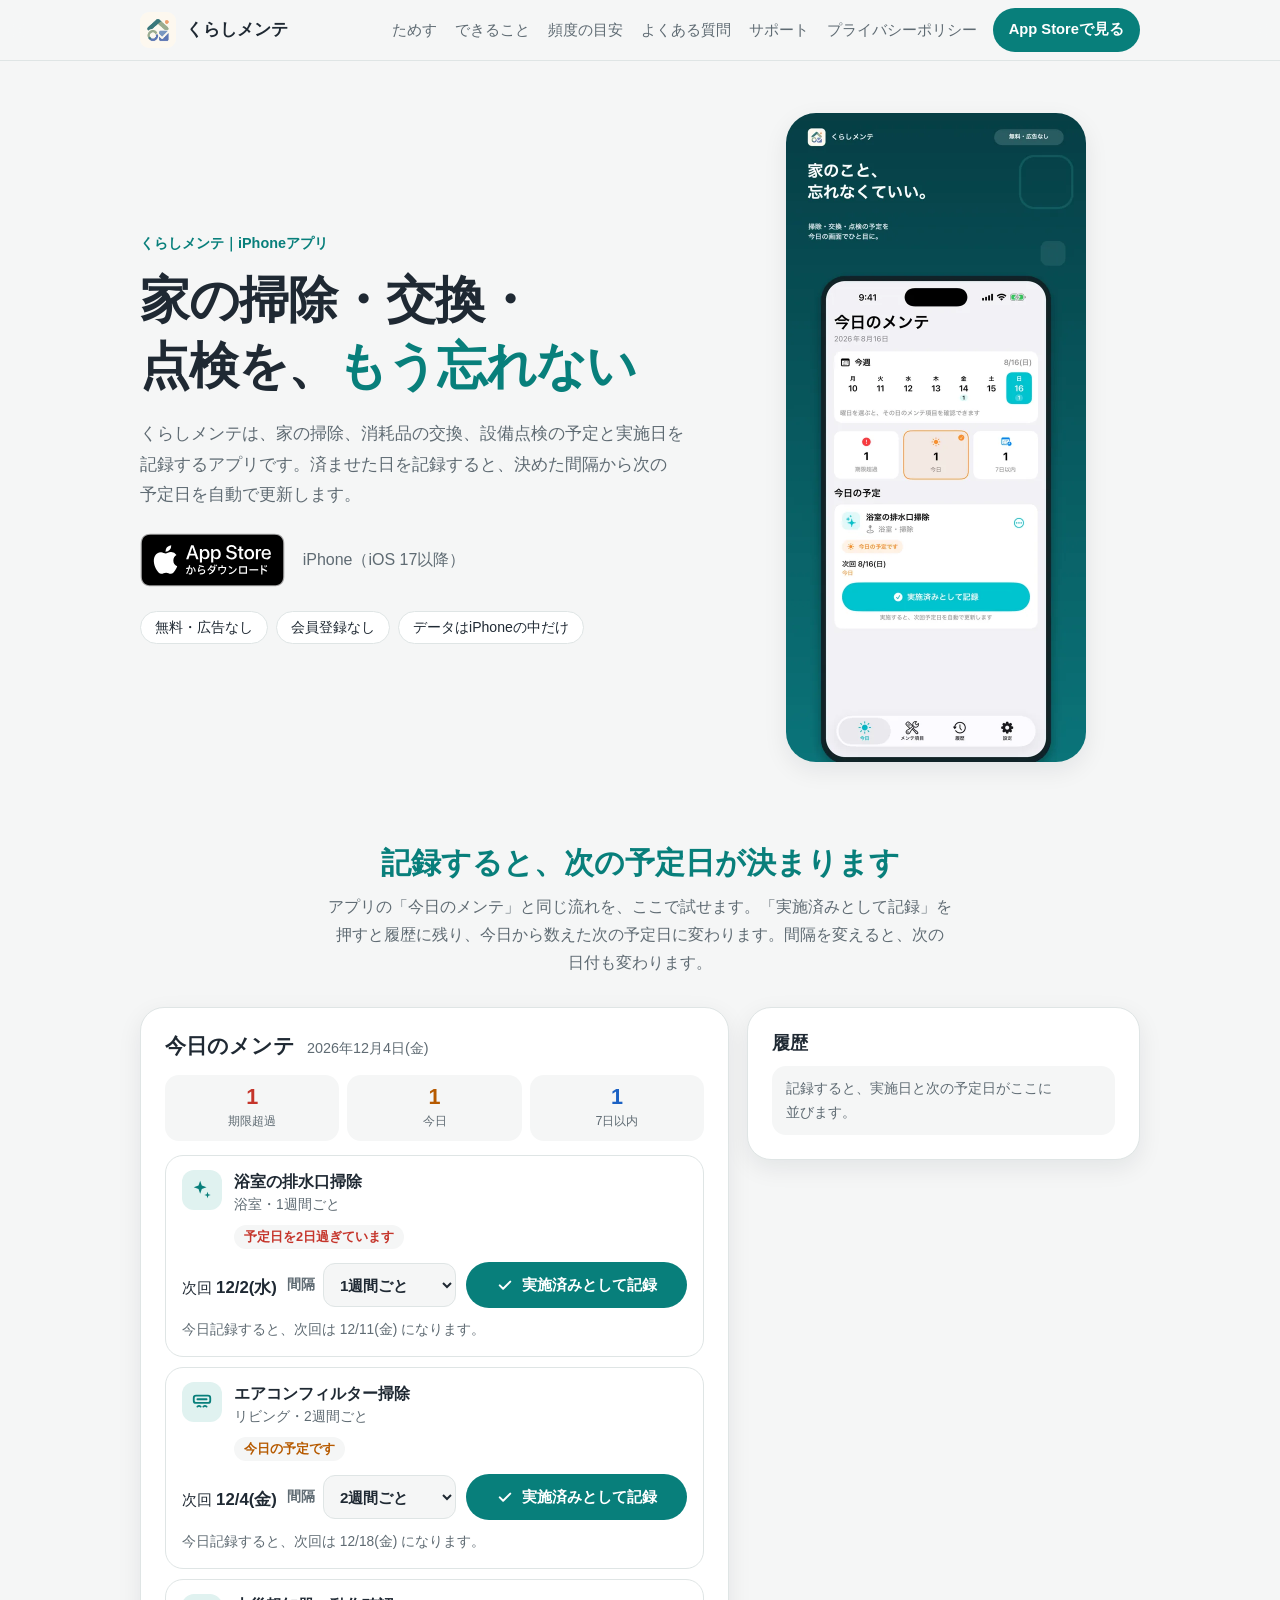
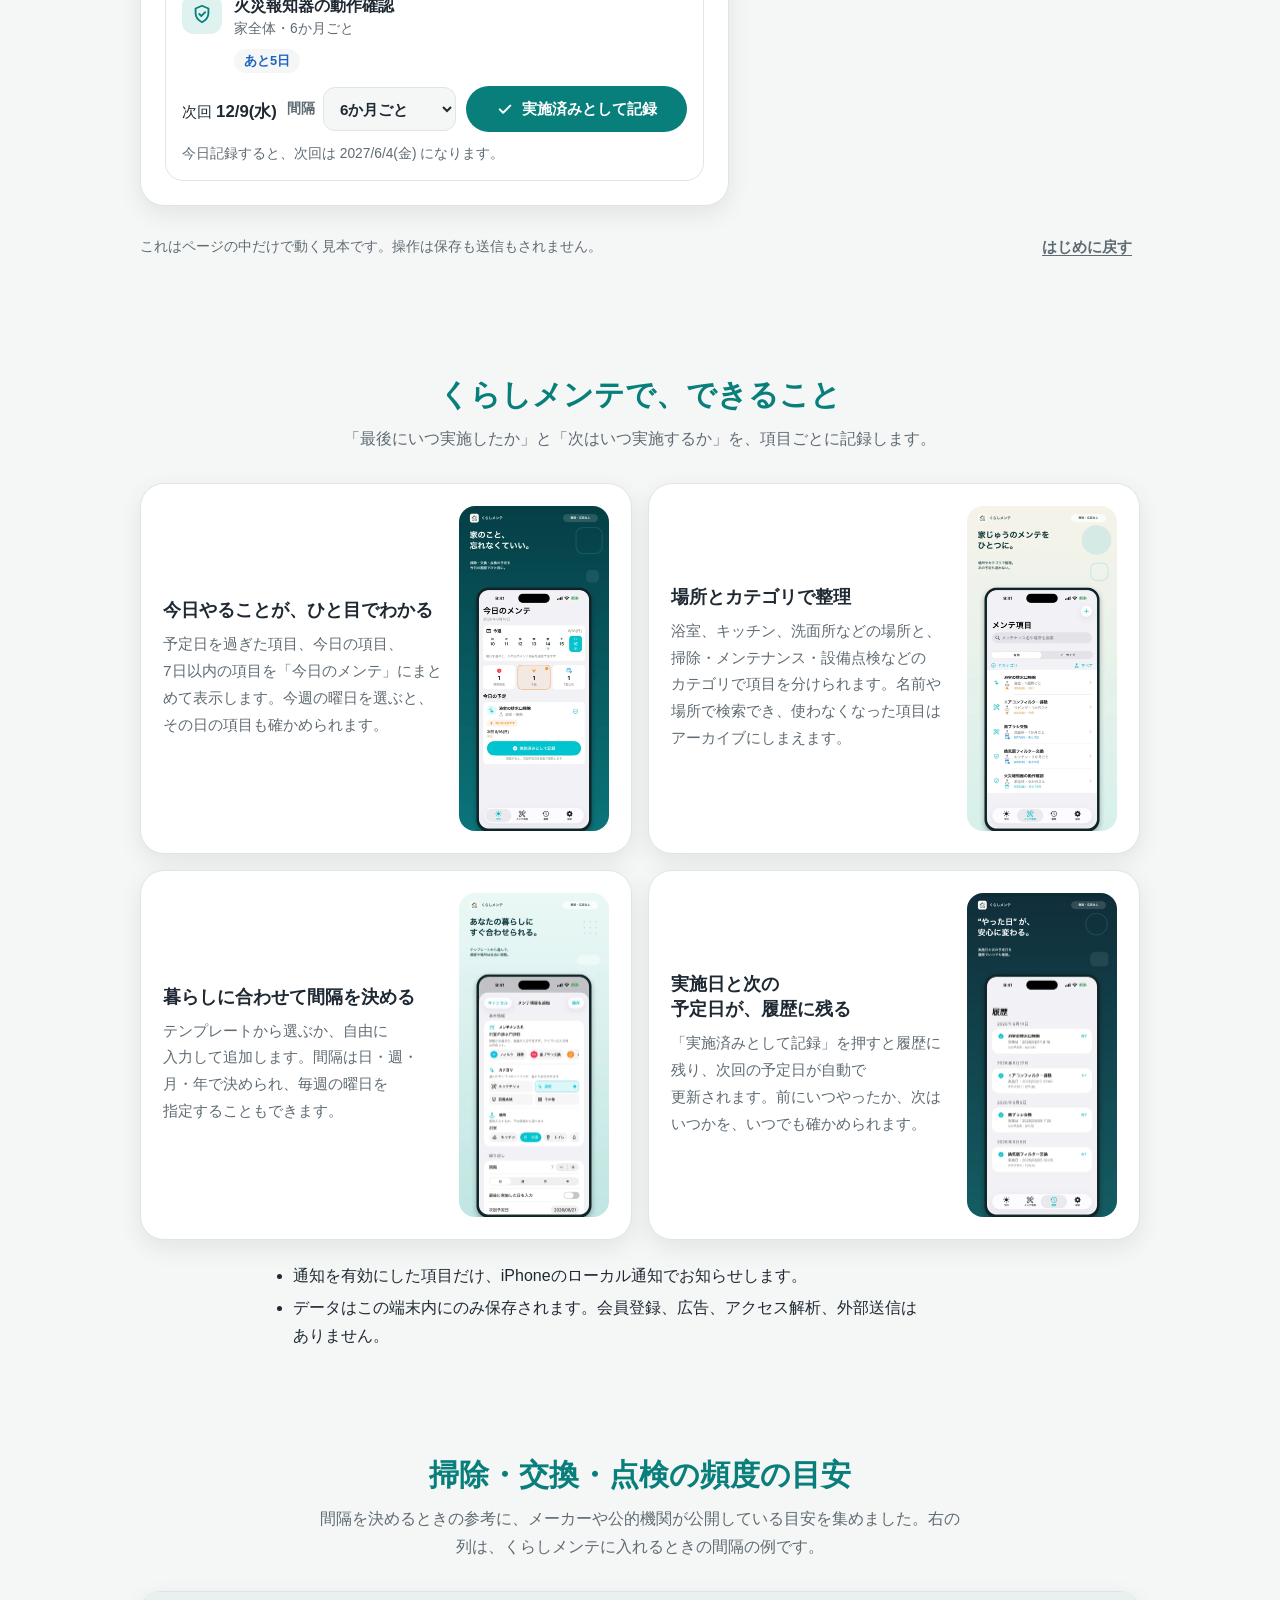
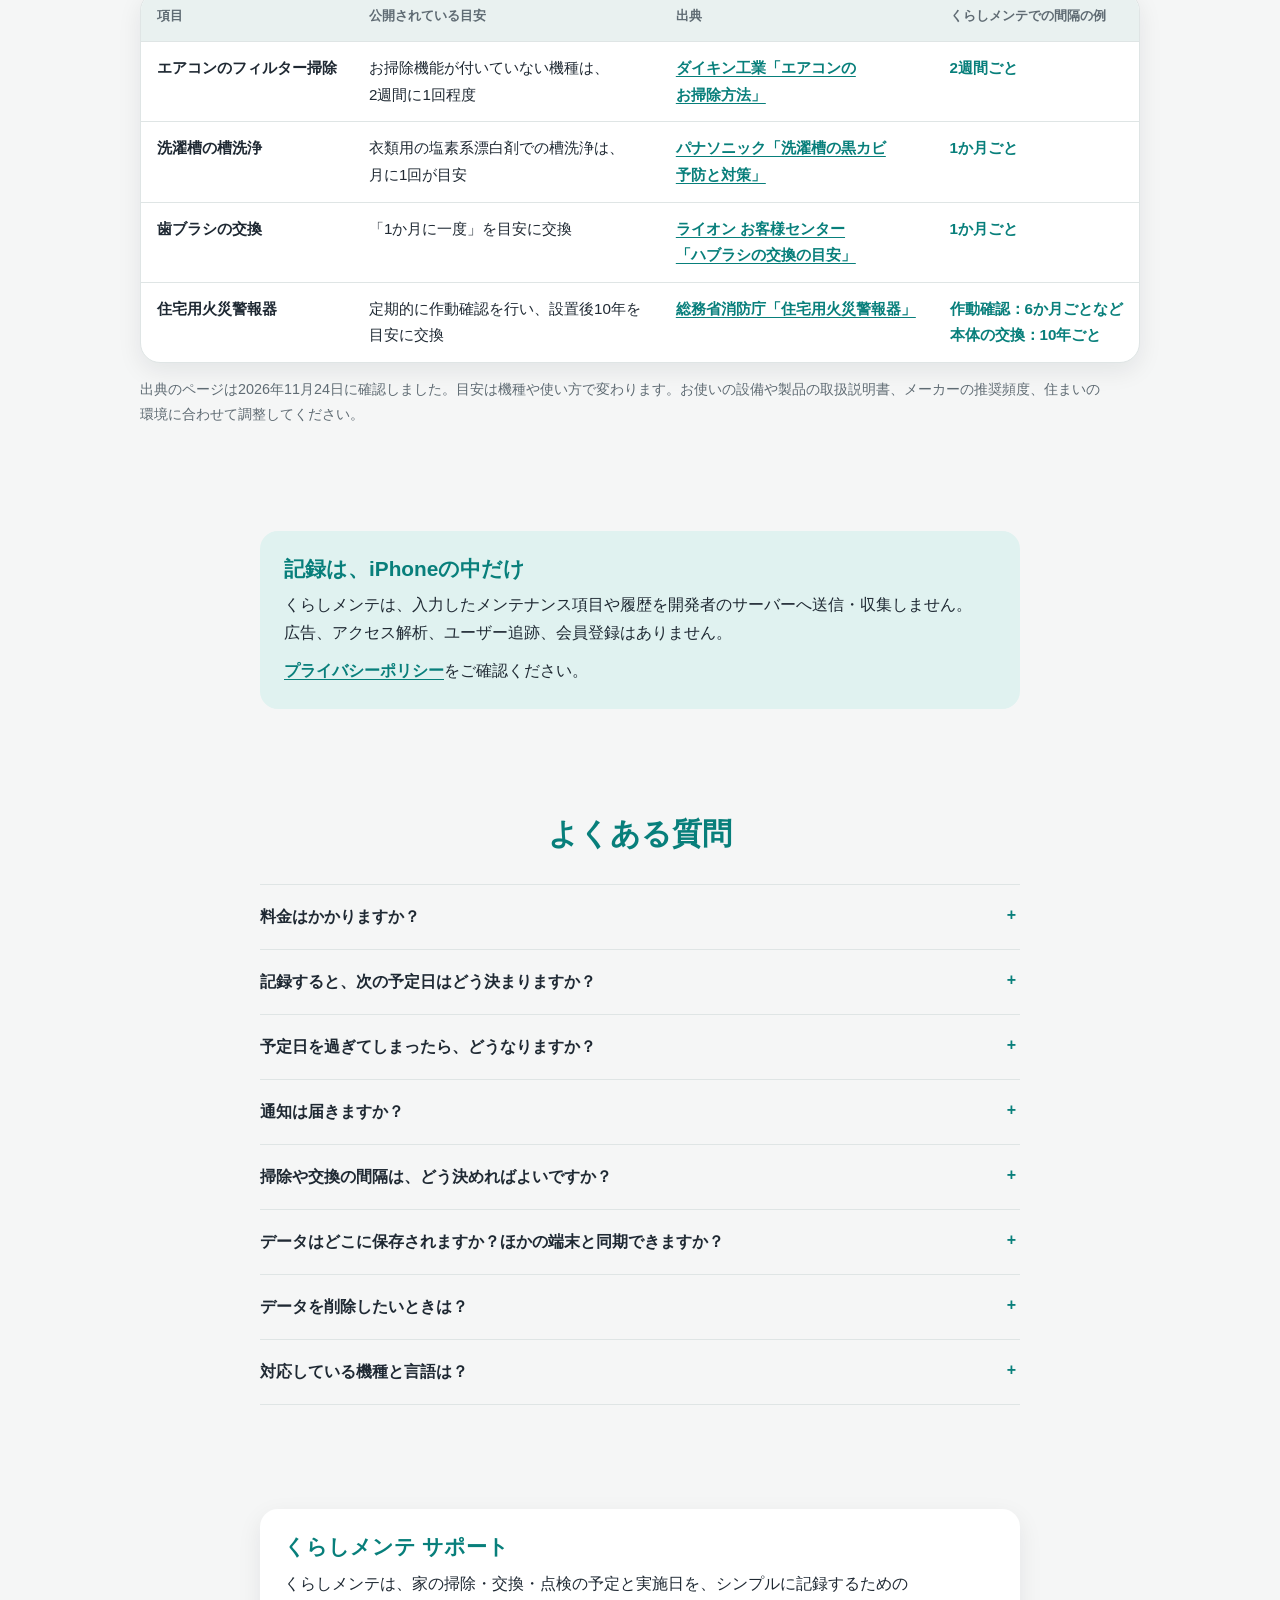
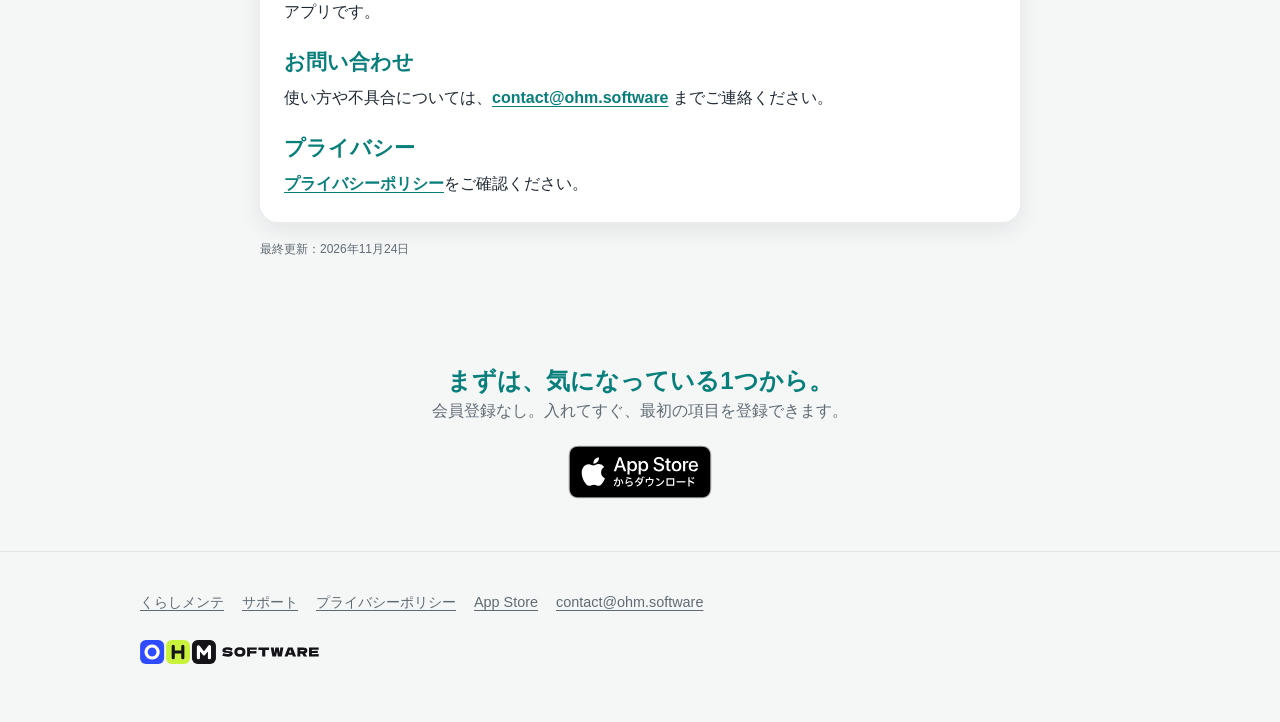
<file: index.html>
<!doctype html>
<html lang="ja">
<head>
  <meta charset="utf-8">
  <meta name="viewport" content="width=device-width, initial-scale=1">
  <title>くらしメンテ｜掃除・交換・点検の予定と実施日を記録するiPhoneアプリ</title>
  <meta name="description" content="フィルター掃除、消耗品の交換、設備の点検。済ませた日を記録すると、決めた間隔から次の予定日を自動で更新します。無料・広告なし・会員登録なし、データはiPhoneの中だけ。使い方の見本、頻度の目安、サポートはこのページに。">
  <link rel="canonical" href="https://kurashimainte.ohm.software/">
  <link rel="alternate" hreflang="ja" href="https://kurashimainte.ohm.software/">
  <link rel="alternate" hreflang="x-default" href="https://kurashimainte.ohm.software/">
  <meta name="apple-itunes-app" content="app-id=6802042667">
  <meta name="theme-color" content="#f5f6f6" media="(prefers-color-scheme: light)">
  <meta name="theme-color" content="#101918" media="(prefers-color-scheme: dark)">
  <meta property="og:type" content="website">
  <meta property="og:site_name" content="くらしメンテ">
  <meta property="og:locale" content="ja_JP">
  <meta property="og:url" content="https://kurashimainte.ohm.software/">
  <meta property="og:title" content="くらしメンテ｜掃除・交換・点検の予定と実施日を記録するiPhoneアプリ">
  <meta property="og:description" content="フィルター掃除、消耗品の交換、設備の点検。済ませた日を記録すると、決めた間隔から次の予定日を自動で更新します。無料・広告なし・会員登録なし、データはiPhoneの中だけ。使い方の見本、頻度の目安、サポートはこのページに。">
  <meta property="og:image" content="https://kurashimainte.ohm.software/img/ogp.png">
  <meta property="og:image:width" content="1200">
  <meta property="og:image:height" content="630">
  <meta property="og:image:alt" content="くらしメンテ：家の掃除・交換・点検を、もう忘れない">
  <meta name="twitter:card" content="summary_large_image">
  <link rel="icon" href="/favicon.png" type="image/png">
  <link rel="apple-touch-icon" href="/apple-touch-icon.png">
  <link rel="stylesheet" href="/style.css?v=7117a521b2">
  <script type="application/ld+json">{"@context": "https://schema.org", "@type": "MobileApplication", "name": "くらしメンテ", "description": "フィルター掃除、消耗品の交換、設備の点検。済ませた日を記録すると、決めた間隔から次の予定日を自動で更新します。無料・広告なし・会員登録なし、データはiPhoneの中だけ。", "url": "https://kurashimainte.ohm.software/", "installUrl": "https://apps.apple.com/jp/app/id6802042667", "downloadUrl": "https://apps.apple.com/jp/app/id6802042667", "sameAs": ["https://apps.apple.com/jp/app/id6802042667"], "operatingSystem": "iOS 17.0以降", "applicationCategory": "LifestyleApplication", "inLanguage": "ja", "image": "https://kurashimainte.ohm.software/img/icon-512.png", "screenshot": ["https://kurashimainte.ohm.software/img/screen-today.webp", "https://kurashimainte.ohm.software/img/screen-items.webp", "https://kurashimainte.ohm.software/img/screen-add.webp", "https://kurashimainte.ohm.software/img/screen-history.webp"], "offers": {"@type": "Offer", "price": "0", "priceCurrency": "JPY"}, "publisher": {"@type": "Organization", "@id": "https://ohm.software/#org", "name": "Ohm Software", "url": "https://ohm.software/"}}</script>
  <script type="application/ld+json">{"@context": "https://schema.org", "@type": "FAQPage", "mainEntity": [{"@type": "Question", "name": "料金はかかりますか？", "acceptedAnswer": {"@type": "Answer", "text": "App Storeから無料でダウンロードして使えます。広告はありません。会員登録もいりません。"}}, {"@type": "Question", "name": "記録すると、次の予定日はどう決まりますか？", "acceptedAnswer": {"@type": "Answer", "text": "「実施済みとして記録」を押すと、その日が履歴に残り、項目ごとに決めた間隔（日・週・月・年）を足した日が次の予定日になります。たとえば1週間ごとの項目を8月14日に記録すると、次の予定日は8月21日です。毎週の曜日を指定することもできます。"}}, {"@type": "Question", "name": "予定日を過ぎてしまったら、どうなりますか？", "acceptedAnswer": {"@type": "Answer", "text": "「期限超過」として今日の画面に残ります。できるときに実施して記録すると、記録した日から次の予定日を数え直します。"}}, {"@type": "Question", "name": "通知は届きますか？", "acceptedAnswer": {"@type": "Answer", "text": "通知を有効にした項目だけ、iPhoneのローカル通知でお知らせします。通知を許可しなくてもアプリは使えます。通知の内容が外部へ送信されることはありません。"}}, {"@type": "Question", "name": "掃除や交換の間隔は、どう決めればよいですか？", "acceptedAnswer": {"@type": "Answer", "text": "テンプレートから選んで、頻度や場所を自由に変えられます。アプリやこのページに出てくる頻度は目安です。設備や製品の取扱説明書、メーカーの推奨、住まいの環境に合わせて調整してください。"}}, {"@type": "Question", "name": "データはどこに保存されますか？ほかの端末と同期できますか？", "acceptedAnswer": {"@type": "Answer", "text": "メンテナンス名、場所、予定日、実施履歴、通知設定は、お使いのiPhoneの中だけに保存されます。開発者のサーバーへの送信や、iCloud（CloudKit）による同期は行いません。"}}, {"@type": "Question", "name": "データを削除したいときは？", "acceptedAnswer": {"@type": "Answer", "text": "設定の「すべてのデータを削除」から、アプリ内のメンテナンス項目と履歴を削除できます。アプリを削除した場合も、端末内のアプリデータは削除されます。"}}, {"@type": "Question", "name": "対応している機種と言語は？", "acceptedAnswer": {"@type": "Answer", "text": "iOS 17以降のiPhoneで使えます。表示は日本語です。"}}]}</script>
  <script src="/demo.js?v=c32ec2eb91" defer></script>
</head>
<body>
  <a class="skip" href="#main">本文へ移動</a>
  <header class="top">
    <div class="wrap top-in">
      <a class="brand" href="/"><img src="/img/icon-128.png" width="36" height="36" alt=""><span>くらしメンテ</span></a>
      <nav aria-label="このサイトの中">
        <a href="/#try">ためす</a>
        <a href="/#features">できること</a>
        <a href="/#frequency">頻度の目安</a>
        <a href="/#faq">よくある質問</a>
        <a href="/#support">サポート</a>
        <a href="/privacy">プライバシーポリシー</a>
      </nav>
      <a class="pill" href="https://apps.apple.com/jp/app/id6802042667">App Storeで見る</a>
    </div>
  </header>

  <main id="main">
    <section class="hero">
      <div class="wrap hero-grid">
        <div>
          <p class="eyebrow">くらしメンテ｜iPhoneアプリ</p>
          <h1>家の掃除・交換・点検を、<em>もう忘れない</em></h1>
          <p class="lead">くらしメンテは、家の掃除、消耗品の交換、設備点検の予定と実施日を記録するアプリです。済ませた日を記録すると、決めた間隔から次の予定日を自動で更新します。</p>
          <div class="store"><a class="badge" href="https://apps.apple.com/jp/app/id6802042667"><picture><source srcset="/img/app-store-badge-white.svg" media="(prefers-color-scheme: dark)"><img src="/img/app-store-badge.svg" width="145" height="54" alt="App Storeからダウンロード"></picture></a><span class="muted">iPhone（iOS 17以降）</span></div>
          <ul class="chips"><li>無料・広告なし</li><li>会員登録なし</li><li>データはiPhoneの中だけ</li></ul>
        </div>
        <figure class="shot"><img src="/img/screen-today.webp" width="600" height="1298" alt="くらしメンテの「今日のメンテ」画面。今週の日付と、期限超過・今日・7日以内の件数、今日の予定「浴室の排水口掃除」と「実施済みとして記録」ボタン" fetchpriority="high"></figure>
      </div>
    </section>

    <section id="try" aria-labelledby="try-title">
      <div class="wrap">
        <div class="sec-head">
          <h2 id="try-title">記録すると、次の予定日が決まります</h2>
          <p>アプリの「今日のメンテ」と同じ流れを、ここで試せます。「実施済みとして記録」を押すと履歴に残り、今日から数えた次の予定日に変わります。間隔を変えると、次の日付も変わります。</p>
        </div>
        <div class="demo" data-demo>
          <div class="demo-main">
            <div class="demo-title"><h3>今日のメンテ</h3><span data-today>見本</span></div>
            <ul class="tiles" aria-label="件数">
              <li class="t-overdue"><b data-count="overdue">1</b>期限超過</li>
              <li class="t-today"><b data-count="today">1</b>今日</li>
              <li class="t-soon"><b data-count="soon">1</b>7日以内</li>
            </ul>
            <ul class="tasks">
              <li class="task" data-task data-place="浴室" data-offset="-2">
                <div class="task-head">
                  <span class="task-icon"><svg viewBox="0 0 24 24" fill="currentColor" aria-hidden="true"><path d="M10 2l1.8 5.2L17 9l-5.2 1.8L10 16l-1.8-5.2L3 9l5.2-1.8z"/><path d="M18 14l.9 2.6 2.6.9-2.6.9L18 21l-.9-2.6-2.6-.9 2.6-.9z"/></svg></span>
                  <div>
                    <h4>浴室の排水口掃除</h4>
                    <p class="task-meta" data-meta>浴室・1週間ごと</p>
                    <span class="status s-overdue" data-status>予定日を2日過ぎています</span>
                  </div>
                </div>
                <div class="task-controls">
                  <p class="task-next">次回 <b data-next></b></p>
                  <label>間隔 <select aria-label="浴室の排水口掃除の間隔"><option value="1w" selected>1週間ごと</option><option value="2w">2週間ごと</option><option value="1m">1か月ごと</option><option value="3m">3か月ごと</option><option value="6m">6か月ごと</option><option value="1y">1年ごと</option></select></label>
                  <button type="button" class="btn btn-record" data-record><svg viewBox="0 0 24 24" fill="none" stroke="currentColor" stroke-width="2.6" stroke-linecap="round" stroke-linejoin="round" aria-hidden="true"><path d="M5 12.5l4.5 4.5L19 7.5"/></svg><span>実施済みとして記録</span></button>
                  <p class="task-preview" data-preview></p>
                </div>
              </li>
              <li class="task" data-task data-place="リビング" data-offset="0">
                <div class="task-head">
                  <span class="task-icon"><svg viewBox="0 0 24 24" fill="none" stroke="currentColor" stroke-width="2" stroke-linecap="round" aria-hidden="true"><rect x="3" y="5" width="18" height="8" rx="2.5"/><path d="M7 9h10M7 17c1.2-1 2.3-1 3.5 0M13.5 17c1.2-1 2.3-1 3.5 0"/></svg></span>
                  <div>
                    <h4>エアコンフィルター掃除</h4>
                    <p class="task-meta" data-meta>リビング・2週間ごと</p>
                    <span class="status s-today" data-status>今日の予定です</span>
                  </div>
                </div>
                <div class="task-controls">
                  <p class="task-next">次回 <b data-next></b></p>
                  <label>間隔 <select aria-label="エアコンフィルター掃除の間隔"><option value="1w">1週間ごと</option><option value="2w" selected>2週間ごと</option><option value="1m">1か月ごと</option><option value="3m">3か月ごと</option><option value="6m">6か月ごと</option><option value="1y">1年ごと</option></select></label>
                  <button type="button" class="btn btn-record" data-record><svg viewBox="0 0 24 24" fill="none" stroke="currentColor" stroke-width="2.6" stroke-linecap="round" stroke-linejoin="round" aria-hidden="true"><path d="M5 12.5l4.5 4.5L19 7.5"/></svg><span>実施済みとして記録</span></button>
                  <p class="task-preview" data-preview></p>
                </div>
              </li>
              <li class="task" data-task data-place="家全体" data-offset="5">
                <div class="task-head">
                  <span class="task-icon"><svg viewBox="0 0 24 24" fill="none" stroke="currentColor" stroke-width="2" stroke-linecap="round" stroke-linejoin="round" aria-hidden="true"><path d="M12 3l7 3v5c0 4.5-3 8-7 10-4-2-7-5.5-7-10V6z"/><path d="M9 12l2.2 2.2L15.5 10"/></svg></span>
                  <div>
                    <h4>火災報知器の動作確認</h4>
                    <p class="task-meta" data-meta>家全体・6か月ごと</p>
                    <span class="status s-soon" data-status>あと5日</span>
                  </div>
                </div>
                <div class="task-controls">
                  <p class="task-next">次回 <b data-next></b></p>
                  <label>間隔 <select aria-label="火災報知器の動作確認の間隔"><option value="1w">1週間ごと</option><option value="2w">2週間ごと</option><option value="1m">1か月ごと</option><option value="3m">3か月ごと</option><option value="6m" selected>6か月ごと</option><option value="1y">1年ごと</option></select></label>
                  <button type="button" class="btn btn-record" data-record><svg viewBox="0 0 24 24" fill="none" stroke="currentColor" stroke-width="2.6" stroke-linecap="round" stroke-linejoin="round" aria-hidden="true"><path d="M5 12.5l4.5 4.5L19 7.5"/></svg><span>実施済みとして記録</span></button>
                  <p class="task-preview" data-preview></p>
                </div>
              </li>
            </ul>
          </div>
          <div class="demo-side">
            <h3>履歴</h3>
            <ol class="history" data-history><li class="empty">記録すると、実施日と次の予定日がここに並びます。</li></ol>
          </div>
          <p class="demo-foot"><span>これはページの中だけで動く見本です。操作は保存も送信もされません。</span><button type="button" class="btn btn-quiet" data-reset>はじめに戻す</button></p>
          <p class="sr" aria-live="polite" data-live></p>
          <noscript><p class="demo-foot">ボタンを押して試すにはJavaScriptが必要です。上は見本の最初の状態です。</p></noscript>
        </div>
      </div>
    </section>

    <section id="features" aria-labelledby="features-title">
      <div class="wrap">
        <div class="sec-head">
          <h2 id="features-title">くらしメンテで、できること</h2>
          <p>「最後にいつ実施したか」と「次はいつ実施するか」を、項目ごとに記録します。</p>
        </div>
        <div class="features">
          <article class="feature">
            <div><h3>今日やることが、ひと目でわかる</h3><p>予定日を過ぎた項目、今日の項目、7日以内の項目を「今日のメンテ」にまとめて表示します。今週の曜日を選ぶと、その日の項目も確かめられます。</p></div>
            <figure><img src="/img/screen-today.webp" width="600" height="1298" alt="くらしメンテの「今日のメンテ」画面。今週の日付と、期限超過・今日・7日以内の件数、今日の予定「浴室の排水口掃除」と「実施済みとして記録」ボタン" loading="lazy" decoding="async"></figure>
          </article>
          <article class="feature">
            <div><h3>場所とカテゴリで整理</h3><p>浴室、キッチン、洗面所などの場所と、掃除・メンテナンス・設備点検などのカテゴリで項目を分けられます。名前や場所で検索でき、使わなくなった項目はアーカイブにしまえます。</p></div>
            <figure><img src="/img/screen-items.webp" width="600" height="1298" alt="くらしメンテの「メンテ項目」画面。浴室の排水口掃除、エアコンフィルター掃除、歯ブラシ交換、換気扇フィルター交換、火災報知器の動作確認が、場所と間隔つきで並ぶ" loading="lazy" decoding="async"></figure>
          </article>
          <article class="feature">
            <div><h3>暮らしに合わせて間隔を決める</h3><p>テンプレートから選ぶか、自由に入力して追加します。間隔は日・週・月・年で決められ、毎週の曜日を指定することもできます。</p></div>
            <figure><img src="/img/screen-add.webp" width="600" height="1298" alt="くらしメンテの「メンテ項目を追加」画面。メンテナンス名、カテゴリ、場所、繰り返しの間隔（日・週・月・年）を入力する" loading="lazy" decoding="async"></figure>
          </article>
          <article class="feature">
            <div><h3>実施日と次の予定日が、履歴に残る</h3><p>「実施済みとして記録」を押すと履歴に残り、次回の予定日が自動で更新されます。前にいつやったか、次はいつかを、いつでも確かめられます。</p></div>
            <figure><img src="/img/screen-history.webp" width="600" height="1298" alt="くらしメンテの「履歴」画面。項目ごとに実施日と次の予定日が日付順に並ぶ" loading="lazy" decoding="async"></figure>
          </article>
        </div>
        <ul class="plain-list">
          <li>通知を有効にした項目だけ、iPhoneのローカル通知でお知らせします。</li>
          <li>データはこの端末内にのみ保存されます。会員登録、広告、アクセス解析、外部送信はありません。</li>
        </ul>
      </div>
    </section>

    <section id="frequency" aria-labelledby="frequency-title">
      <div class="wrap">
        <div class="sec-head">
          <h2 id="frequency-title">掃除・交換・点検の頻度の目安</h2>
          <p>間隔を決めるときの参考に、メーカーや公的機関が公開している目安を集めました。右の列は、くらしメンテに入れるときの間隔の例です。</p>
        </div>
        <div class="table-wrap" tabindex="0" role="region" aria-labelledby="frequency-title">
          <table>
            <thead><tr><th scope="col">項目</th><th scope="col">公開されている目安</th><th scope="col">出典</th><th scope="col">くらしメンテでの間隔の例</th></tr></thead>
            <tbody>
              <tr><th scope="row">エアコンのフィルター掃除</th><td>お掃除機能が付いていない機種は、2週間に1回程度</td><td><a href="https://www.ac.daikin.co.jp/clubdaikin/useful/aircon_clean" rel="noopener">ダイキン工業「エアコンのお掃除方法」</a></td><td class="set">2週間ごと</td></tr>
              <tr><th scope="row">洗濯槽の槽洗浄</th><td>衣類用の塩素系漂白剤での槽洗浄は、月に1回が目安</td><td><a href="https://panasonic.jp/wash/special/mold.html" rel="noopener">パナソニック「洗濯槽の黒カビ 予防と対策」</a></td><td class="set">1か月ごと</td></tr>
              <tr><th scope="row">歯ブラシの交換</th><td>「1か月に一度」を目安に交換</td><td><a href="https://faq.lion.co.jp/faq_detail.html?id=10907" rel="noopener">ライオン お客様センター「ハブラシの交換の目安」</a></td><td class="set">1か月ごと</td></tr>
              <tr><th scope="row">住宅用火災警報器</th><td>定期的に作動確認を行い、設置後10年を目安に交換</td><td><a href="https://www.fdma.go.jp/relocation/html/life/juukei.html" rel="noopener">総務省消防庁「住宅用火災警報器」</a></td><td class="set">作動確認：6か月ごとなど<br>本体の交換：10年ごと</td></tr>
            </tbody>
          </table>
        </div>
        <p class="note">出典のページは2026年11月24日に確認しました。目安は機種や使い方で変わります。お使いの設備や製品の取扱説明書、メーカーの推奨頻度、住まいの環境に合わせて調整してください。</p>
      </div>
    </section>

    <section aria-labelledby="privacy-title">
      <div class="narrow">
        <div class="card tint">
          <h2 id="privacy-title">記録は、iPhoneの中だけ</h2>
          <p>くらしメンテは、入力したメンテナンス項目や履歴を開発者のサーバーへ送信・収集しません。広告、アクセス解析、ユーザー追跡、会員登録はありません。</p>
          <p><a href="/privacy">プライバシーポリシー</a>をご確認ください。</p>
        </div>
      </div>
    </section>

    <section id="faq" aria-labelledby="faq-title">
      <div class="narrow">
        <div class="sec-head"><h2 id="faq-title">よくある質問</h2></div>
        <div class="faq">
          <details><summary>料金はかかりますか？</summary><p>App Storeから無料でダウンロードして使えます。広告はありません。会員登録もいりません。</p></details>
          <details><summary>記録すると、次の予定日はどう決まりますか？</summary><p>「実施済みとして記録」を押すと、その日が履歴に残り、項目ごとに決めた間隔（日・週・月・年）を足した日が次の予定日になります。たとえば1週間ごとの項目を8月14日に記録すると、次の予定日は8月21日です。毎週の曜日を指定することもできます。</p></details>
          <details><summary>予定日を過ぎてしまったら、どうなりますか？</summary><p>「期限超過」として今日の画面に残ります。できるときに実施して記録すると、記録した日から次の予定日を数え直します。</p></details>
          <details><summary>通知は届きますか？</summary><p>通知を有効にした項目だけ、iPhoneのローカル通知でお知らせします。通知を許可しなくてもアプリは使えます。通知の内容が外部へ送信されることはありません。</p></details>
          <details><summary>掃除や交換の間隔は、どう決めればよいですか？</summary><p>テンプレートから選んで、頻度や場所を自由に変えられます。アプリやこのページに出てくる頻度は目安です。設備や製品の取扱説明書、メーカーの推奨、住まいの環境に合わせて調整してください。</p></details>
          <details><summary>データはどこに保存されますか？ほかの端末と同期できますか？</summary><p>メンテナンス名、場所、予定日、実施履歴、通知設定は、お使いのiPhoneの中だけに保存されます。開発者のサーバーへの送信や、iCloud（CloudKit）による同期は行いません。</p></details>
          <details><summary>データを削除したいときは？</summary><p>設定の「すべてのデータを削除」から、アプリ内のメンテナンス項目と履歴を削除できます。アプリを削除した場合も、端末内のアプリデータは削除されます。</p></details>
          <details><summary>対応している機種と言語は？</summary><p>iOS 17以降のiPhoneで使えます。表示は日本語です。</p></details>
        </div>
      </div>
    </section>

    <section id="support" aria-labelledby="support-title">
      <div class="narrow">
        <div class="card">
          <h2 id="support-title">くらしメンテ サポート</h2>
          <p>くらしメンテは、家の掃除・交換・点検の予定と実施日を、シンプルに記録するためのアプリです。</p>
          <h2 id="contact">お問い合わせ</h2>
          <p>使い方や不具合については、<a href="mailto:contact@ohm.software">contact@ohm.software</a> までご連絡ください。</p>
          <h2>プライバシー</h2>
          <p><a href="/privacy">プライバシーポリシー</a>をご確認ください。</p>
        </div>
        <p class="note"><small>最終更新：2026年11月24日</small></p>
      </div>
    </section>

    <section class="cta" aria-labelledby="cta-title">
      <div class="narrow">
        <h2 id="cta-title">まずは、気になっている1つから。</h2>
        <p class="muted">会員登録なし。入れてすぐ、最初の項目を登録できます。</p>
        <div class="store"><a class="badge" href="https://apps.apple.com/jp/app/id6802042667"><picture><source srcset="/img/app-store-badge-white.svg" media="(prefers-color-scheme: dark)"><img src="/img/app-store-badge.svg" width="145" height="54" alt="App Storeからダウンロード" loading="lazy"></picture></a></div>
      </div>
    </section>
  </main>

  <footer>
    <div class="wrap">
      <p class="foot-links"><a href="/">くらしメンテ</a><a href="/#support">サポート</a><a href="/privacy">プライバシーポリシー</a><a href="https://apps.apple.com/jp/app/id6802042667">App Store</a><a href="mailto:contact@ohm.software">contact@ohm.software</a></p>
      <p class="ohm-publisher"><a href="https://ohm.software/ja/" aria-label="Ohm Softwareのサイト"><picture><source srcset="/ohm-software-on-dark.svg" media="(prefers-color-scheme: dark)"><img src="/ohm-software-on-light.svg" width="179" height="24" alt="" loading="lazy" decoding="async"></picture></a></p>
    </div>
  </footer>
</body>
</html>
</file>
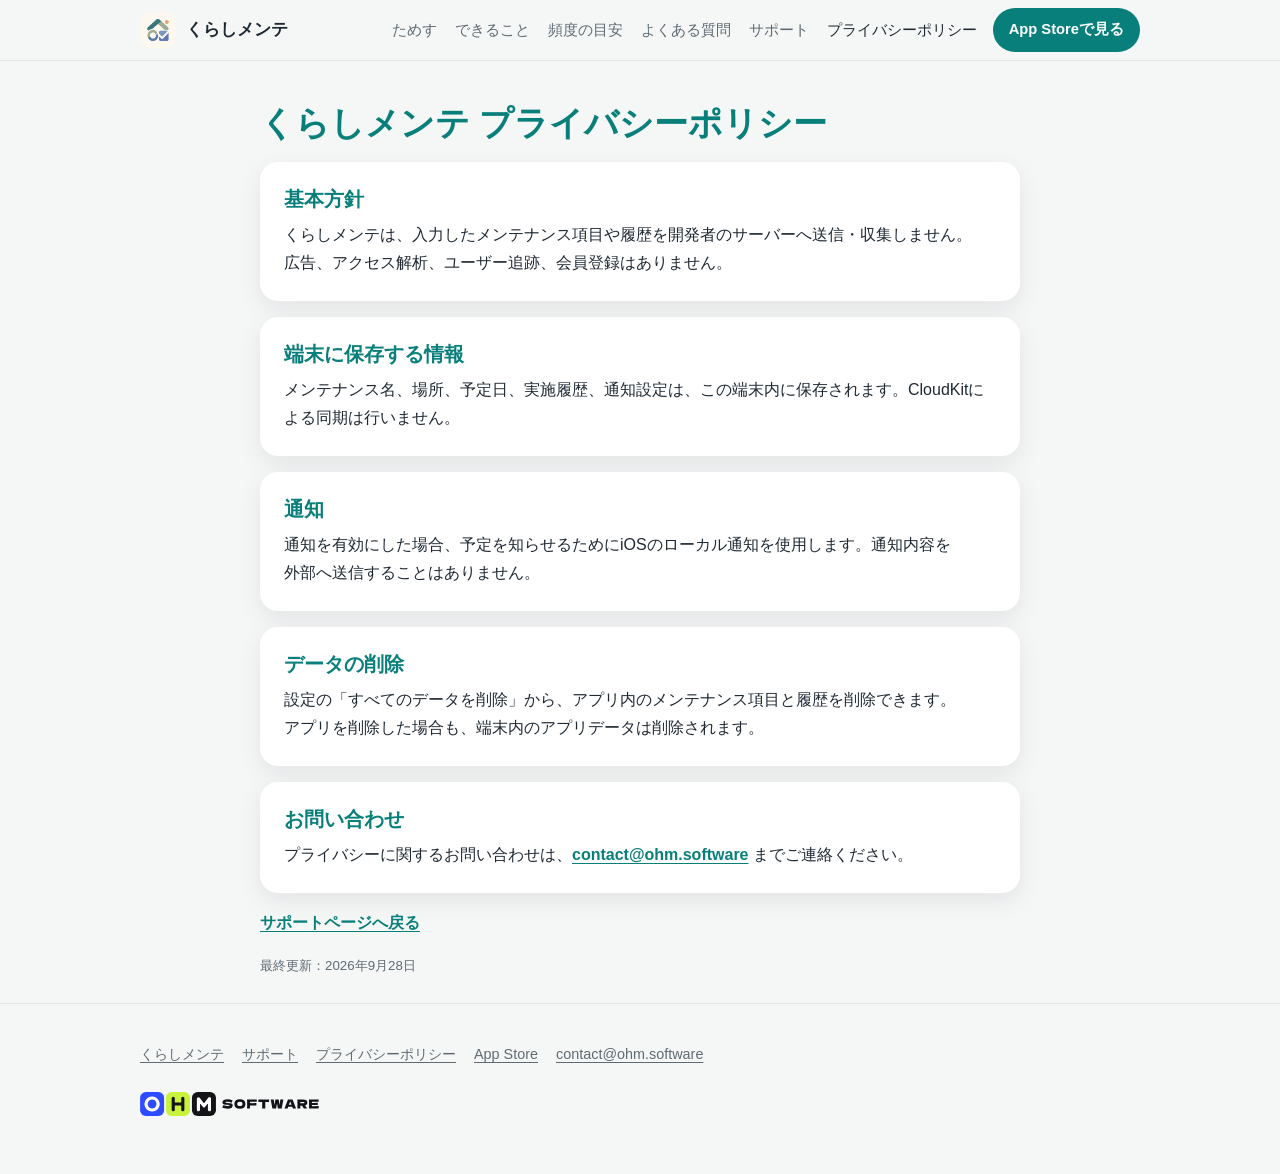
<file: privacy.html>
<!doctype html>
<html lang="ja">
<head>
  <meta charset="utf-8">
  <meta name="viewport" content="width=device-width, initial-scale=1">
  <title>くらしメンテ プライバシーポリシー</title>
  <meta name="description" content="くらしメンテのプライバシーポリシー。入力したメンテナンス項目や履歴は端末内に保存し、開発者のサーバーへ送信・収集しません。広告、アクセス解析、ユーザー追跡、会員登録はありません。">
  <link rel="canonical" href="https://kurashimainte.ohm.software/privacy">
  <link rel="alternate" hreflang="ja" href="https://kurashimainte.ohm.software/privacy">
  <link rel="alternate" hreflang="x-default" href="https://kurashimainte.ohm.software/privacy">
  <meta name="apple-itunes-app" content="app-id=6802042667">
  <meta name="theme-color" content="#f5f6f6" media="(prefers-color-scheme: light)">
  <meta name="theme-color" content="#101918" media="(prefers-color-scheme: dark)">
  <meta property="og:type" content="website">
  <meta property="og:site_name" content="くらしメンテ">
  <meta property="og:locale" content="ja_JP">
  <meta property="og:url" content="https://kurashimainte.ohm.software/privacy">
  <meta property="og:title" content="くらしメンテ プライバシーポリシー">
  <meta property="og:description" content="くらしメンテのプライバシーポリシー。入力したメンテナンス項目や履歴は端末内に保存し、開発者のサーバーへ送信・収集しません。広告、アクセス解析、ユーザー追跡、会員登録はありません。">
  <meta property="og:image" content="https://kurashimainte.ohm.software/img/ogp.png">
  <meta property="og:image:width" content="1200">
  <meta property="og:image:height" content="630">
  <meta property="og:image:alt" content="くらしメンテ：家の掃除・交換・点検を、もう忘れない">
  <meta name="twitter:card" content="summary_large_image">
  <link rel="icon" href="/favicon.png" type="image/png">
  <link rel="apple-touch-icon" href="/apple-touch-icon.png">
  <link rel="stylesheet" href="/style.css?v=7117a521b2">
</head>
<body>
  <a class="skip" href="#main">本文へ移動</a>
  <header class="top">
    <div class="wrap top-in">
      <a class="brand" href="/"><img src="/img/icon-128.png" width="36" height="36" alt=""><span>くらしメンテ</span></a>
      <nav aria-label="このサイトの中">
        <a href="/#try">ためす</a>
        <a href="/#features">できること</a>
        <a href="/#frequency">頻度の目安</a>
        <a href="/#faq">よくある質問</a>
        <a href="/#support">サポート</a>
        <a href="/privacy" aria-current="page">プライバシーポリシー</a>
      </nav>
      <a class="pill" href="https://apps.apple.com/jp/app/id6802042667">App Storeで見る</a>
    </div>
  </header>

  <main id="main" class="doc">
    <div class="narrow">
      <h1>くらしメンテ プライバシーポリシー</h1>
<!--legal-->
    <section>
      <h2>基本方針</h2>
      <p>くらしメンテは、入力したメンテナンス項目や履歴を開発者のサーバーへ送信・収集しません。広告、アクセス解析、ユーザー追跡、会員登録はありません。</p>
    </section>
    <section>
      <h2>端末に保存する情報</h2>
      <p>メンテナンス名、場所、予定日、実施履歴、通知設定は、この端末内に保存されます。CloudKitによる同期は行いません。</p>
    </section>
    <section>
      <h2>通知</h2>
      <p>通知を有効にした場合、予定を知らせるためにiOSのローカル通知を使用します。通知内容を外部へ送信することはありません。</p>
    </section>
    <section>
      <h2>データの削除</h2>
      <p>設定の「すべてのデータを削除」から、アプリ内のメンテナンス項目と履歴を削除できます。アプリを削除した場合も、端末内のアプリデータは削除されます。</p>
    </section>
    <section>
      <h2>お問い合わせ</h2>
      <p>プライバシーに関するお問い合わせは、<a href="mailto:contact@ohm.software">contact@ohm.software</a> までご連絡ください。</p>
    </section>
    <!--/legal-->
      <p><a href="/#support">サポートページへ戻る</a></p>
      <p><small>最終更新：2026年9月28日</small></p>
    </div>
  </main>

  <footer>
    <div class="wrap">
      <p class="foot-links"><a href="/">くらしメンテ</a><a href="/#support">サポート</a><a href="/privacy">プライバシーポリシー</a><a href="https://apps.apple.com/jp/app/id6802042667">App Store</a><a href="mailto:contact@ohm.software">contact@ohm.software</a></p>
      <p class="ohm-publisher"><a href="https://ohm.software/ja/" aria-label="Ohm Softwareのサイト"><picture><source srcset="/ohm-software-on-dark.svg" media="(prefers-color-scheme: dark)"><img src="/ohm-software-on-light.svg" width="179" height="24" alt="" loading="lazy" decoding="async"></picture></a></p>
    </div>
  </footer>
</body>
</html>
</file>
<file: style.css>
:root {
  color-scheme: light dark;
  font-family: -apple-system, BlinkMacSystemFont, "Hiragino Sans", "Hiragino Kaku Gothic ProN", "Yu Gothic UI", "Noto Sans JP", sans-serif;
  --bg: #f5f6f6; --surface: #fff; --surface-2: #e9f1f0; --text: #1f2933; --muted: #5f6b73; --border: #dfe5e5;
  --accent: #087f7b; --accent-strong: #06605d; --accent-soft: #e0f2f0; --on-accent: #fff;
  --overdue: #c5352b; --today: #b65a00; --soon: #1c62c4; --done: #087f7b;
  --shadow: 0 8px 24px #0b1f2414;
}
@media (prefers-color-scheme: dark) {
  :root {
    --bg: #101918; --surface: #182725; --surface-2: #1f3330; --text: #eef5f3; --muted: #b2c3bf; --border: #2b423f;
    --accent: #5fd0c8; --accent-strong: #8be0d9; --accent-soft: #1d3936; --on-accent: #06211f;
    --overdue: #ff8f85; --today: #ffb866; --soon: #8fbcff; --done: #5fd0c8;
    --shadow: none;
  }
}
* { box-sizing: border-box; }
html { scroll-behavior: smooth; scroll-padding-top: 76px; }
body { margin: 0; background: var(--bg); color: var(--text); line-height: 1.75; -webkit-font-smoothing: antialiased; word-break: auto-phrase; overflow-wrap: anywhere; }
h1, h2, h3 { line-height: 1.35; margin: 0; text-wrap: balance; }
h1, h2 { color: var(--accent); }
p { margin: 0; }
a { color: var(--accent); font-weight: 600; text-underline-offset: 3px; }
small, .muted { color: var(--muted); }
img { max-width: 100%; height: auto; }
.wrap { width: min(100% - 40px, 1000px); margin: 0 auto; }
.narrow { width: min(100% - 48px, 760px); margin: 0 auto; }
:focus-visible { outline: 2px solid var(--accent); outline-offset: 2px; border-radius: 6px; }
.skip { position: absolute; left: 12px; top: -64px; z-index: 30; padding: 8px 14px; background: var(--surface); border-radius: 10px; }
.skip:focus { top: 12px; }

/* 上のバー */
.top { position: sticky; top: 0; z-index: 20; background: color-mix(in srgb, var(--bg) 88%, transparent); -webkit-backdrop-filter: blur(14px); backdrop-filter: blur(14px); border-bottom: 1px solid var(--border); }
.top-in { display: flex; align-items: center; gap: 16px; min-height: 60px; }
.brand { display: inline-flex; align-items: center; gap: 10px; min-height: 44px; color: var(--text); text-decoration: none; font-weight: 700; font-size: 1.05rem; }
.brand img { width: 36px; height: 36px; border-radius: 9px; }
.top nav { display: flex; flex-wrap: wrap; justify-content: flex-end; gap: 4px 18px; margin-left: auto; font-size: .93rem; }
.top nav a { color: var(--muted); text-decoration: none; font-weight: 500; padding: 10px 0; }
.top nav a:hover, .top nav a[aria-current="page"] { color: var(--text); }
.pill { flex: none; display: inline-flex; align-items: center; min-height: 44px; padding: 0 16px; border-radius: 999px; background: var(--accent); color: var(--on-accent); text-decoration: none; font-size: .92rem; }
.pill:hover { background: var(--accent-strong); }
@media (max-width: 780px) { .top nav { display: none; } .pill { margin-left: auto; } }

section { padding: 52px 0; }
.sec-head { max-width: 40em; margin: 0 auto 30px; text-align: center; }
.sec-head h2 { font-size: clamp(1.45rem, 3.6vw, 1.9rem); }
.sec-head p { margin-top: 10px; color: var(--muted); }

/* 最初の見出し */
.hero { padding: 52px 0 28px; }
.hero-grid { display: grid; grid-template-columns: 1.15fr .85fr; gap: 40px; align-items: center; }
.eyebrow { color: var(--accent); font-weight: 700; font-size: .9rem; margin-bottom: 10px; }
.hero h1 { font-size: clamp(2rem, 5.4vw, 3.1rem); font-weight: 800; letter-spacing: -.02em; color: var(--text); }
.hero h1 em { font-style: normal; color: var(--accent); }
.lead { margin: 18px 0 24px; color: var(--muted); font-size: 1.08rem; max-width: 34em; }
.store { display: flex; flex-wrap: wrap; align-items: center; gap: 10px 18px; }
.badge { display: inline-block; line-height: 0; border-radius: 10px; }
.badge img { height: 54px; width: auto; }
.chips { list-style: none; display: flex; flex-wrap: wrap; gap: 8px; margin: 24px 0 0; padding: 0; }
.chips li { background: var(--surface); border: 1px solid var(--border); border-radius: 999px; padding: 3px 14px; font-size: .88rem; }
.shot { margin: 0; justify-self: center; width: min(300px, 78vw); border-radius: 30px; overflow: hidden; box-shadow: var(--shadow); line-height: 0; }
@media (max-width: 820px) { .hero-grid { grid-template-columns: 1fr; } }

/* 記録の見本 */
.demo { display: grid; grid-template-columns: 1.2fr .8fr; gap: 18px; align-items: start; }
.demo-main, .demo-side { background: var(--surface); border: 1px solid var(--border); border-radius: 24px; padding: clamp(16px, 3vw, 24px); box-shadow: var(--shadow); min-width: 0; }
.demo-title { display: flex; flex-wrap: wrap; align-items: baseline; gap: 4px 12px; margin-bottom: 14px; }
.demo-title h3 { font-size: 1.3rem; }
.demo-title span { color: var(--muted); font-size: .9rem; }
.tiles { list-style: none; display: grid; grid-template-columns: repeat(3, 1fr); gap: 8px; margin: 0 0 14px; padding: 0; }
.tiles li { background: var(--bg); border-radius: 14px; padding: 8px 6px; text-align: center; font-size: .78rem; color: var(--muted); }
.tiles b { display: block; font-size: 1.35rem; line-height: 1.3; color: var(--text); font-variant-numeric: tabular-nums; }
.tiles .t-overdue b { color: var(--overdue); } .tiles .t-today b { color: var(--today); } .tiles .t-soon b { color: var(--soon); }
.tasks { list-style: none; display: grid; gap: 10px; margin: 0; padding: 0; }
.task { border: 1px solid var(--border); border-radius: 18px; padding: 14px 16px; background: var(--surface); transition: background-color .35s ease, border-color .35s ease; }
.task-head { display: flex; align-items: flex-start; gap: 12px; }
.task-icon { flex: none; width: 40px; height: 40px; border-radius: 12px; background: var(--accent-soft); color: var(--accent); display: grid; place-items: center; }
.task-icon svg { width: 22px; height: 22px; }
.task h4 { margin: 0; font-size: 1.02rem; line-height: 1.4; }
.task-meta { color: var(--muted); font-size: .86rem; }
.status { display: inline-block; margin-top: 8px; padding: 1px 10px; border-radius: 999px; font-size: .8rem; font-weight: 700; background: var(--bg); }
.s-overdue { color: var(--overdue); } .s-today { color: var(--today); } .s-soon { color: var(--soon); } .s-done { color: var(--done); }
.task-next { margin-top: 6px; font-size: .92rem; font-variant-numeric: tabular-nums; }
.task-next b { font-size: 1.05rem; }
.task-controls { display: none; flex-wrap: wrap; align-items: center; gap: 10px; margin-top: 12px; }
.js .task-controls { display: flex; }
.task-controls label { display: inline-flex; align-items: center; gap: 8px; font-size: .86rem; color: var(--muted); font-weight: 600; }
.task-controls select { min-height: 44px; padding: 0 30px 0 12px; border-radius: 12px; border: 1px solid var(--border); background: var(--bg); color: var(--text); font: inherit; font-size: .95rem; }
.btn { display: inline-flex; align-items: center; justify-content: center; gap: 8px; min-height: 46px; padding: 0 18px; border: 0; border-radius: 999px; background: var(--accent); color: var(--on-accent); font: inherit; font-weight: 700; font-size: .95rem; cursor: pointer; }
.btn:hover { background: var(--accent-strong); }
.btn svg { width: 18px; height: 18px; }
.btn-record { flex: 1 1 200px; }
.btn-quiet { background: none; color: var(--muted); text-decoration: underline; text-underline-offset: 3px; font-weight: 600; padding: 0 8px; }
.btn-quiet:hover { background: none; color: var(--text); }
.task.is-done { background: var(--accent-soft); border-color: color-mix(in srgb, var(--accent) 40%, transparent); }
.task.is-done .btn-record { background: none; color: var(--done); cursor: default; border: 1px solid color-mix(in srgb, var(--accent) 40%, transparent); }
.task.is-done .task-icon { background: var(--accent); color: var(--on-accent); animation: pop .4s ease-out; }
@keyframes pop { 0% { transform: scale(.7); } 60% { transform: scale(1.12); } 100% { transform: scale(1); } }
.task-preview { flex-basis: 100%; font-size: .86rem; color: var(--muted); }
.demo-side h3 { font-size: 1.1rem; margin-bottom: 10px; }
.history { list-style: none; margin: 0; padding: 0; display: grid; gap: 8px; }
.history li { border-radius: 14px; background: var(--bg); padding: 10px 14px; font-size: .88rem; animation: slide .35s ease-out; }
.history li b { display: block; font-size: .95rem; }
.history .empty { color: var(--muted); animation: none; }
@keyframes slide { from { opacity: 0; transform: translateY(-6px); } to { opacity: 1; transform: none; } }
.demo-foot { grid-column: 1 / -1; display: flex; flex-wrap: wrap; align-items: center; justify-content: space-between; gap: 6px 16px; font-size: .86rem; color: var(--muted); }
.sr { position: absolute; width: 1px; height: 1px; overflow: hidden; clip-path: inset(50%); white-space: nowrap; }
@media (max-width: 820px) { .demo { grid-template-columns: 1fr; } }

/* できること */
.features { display: grid; grid-template-columns: repeat(2, 1fr); gap: 16px; }
.feature { display: grid; grid-template-columns: 1fr 150px; gap: 16px; align-items: center; background: var(--surface); border: 1px solid var(--border); border-radius: 24px; padding: 22px; box-shadow: var(--shadow); }
.feature > div { min-width: 0; }
.feature h3 { font-size: 1.15rem; margin-bottom: 8px; }
.feature p { color: var(--muted); font-size: .96rem; }
.feature figure { margin: 0; border-radius: 16px; overflow: hidden; line-height: 0; }
.plain-list { margin: 22px auto 0; max-width: 46em; padding-left: 1.3em; }
.plain-list li + li { margin-top: 4px; }
@media (max-width: 900px) { .features { grid-template-columns: 1fr; } }
@media (max-width: 460px) { .feature { grid-template-columns: 1fr 104px; padding: 18px; gap: 12px; } }

/* 頻度の目安 */
.table-wrap { overflow-x: auto; background: var(--surface); border: 1px solid var(--border); border-radius: 20px; box-shadow: var(--shadow); }
table { border-collapse: collapse; width: 100%; min-width: 640px; }
th, td { padding: 13px 16px; text-align: left; vertical-align: top; border-bottom: 1px solid var(--border); font-size: .95rem; }
thead th { font-size: .82rem; color: var(--muted); background: var(--surface-2); white-space: nowrap; }
tbody th { font-weight: 700; white-space: nowrap; }
tbody tr:last-child th, tbody tr:last-child td { border-bottom: 0; }
td.set { font-weight: 700; color: var(--accent); white-space: nowrap; }
.note { margin-top: 14px; font-size: .9rem; color: var(--muted); }

/* カード・よくある質問・サポート */
.card { background: var(--surface); border-radius: 18px; padding: 24px; box-shadow: var(--shadow); }
.card h2 { font-size: 1.3rem; margin-bottom: 8px; }
.card h2:not(:first-child) { margin-top: 22px; }
.card p + p { margin-top: 10px; }
.tint { background: var(--accent-soft); box-shadow: none; }
.faq details { border-top: 1px solid var(--border); padding: 10px 0; }
.faq details:last-child { border-bottom: 1px solid var(--border); }
.faq summary { cursor: pointer; font-weight: 700; padding: 8px 30px 8px 0; position: relative; list-style: none; }
.faq summary::-webkit-details-marker { display: none; }
.faq summary::after { content: "+"; position: absolute; right: 4px; top: 6px; color: var(--accent); }
.faq details[open] summary::after { content: "−"; }
.faq details p { color: var(--muted); padding: 2px 0 8px; }
.cta { text-align: center; }
.cta .store { justify-content: center; margin-top: 20px; }

/* プライバシーポリシー（文章のページ） */
.doc { padding: 40px 0 24px; }
.doc h1 { font-size: clamp(1.6rem, 5vw, 2.1rem); margin-bottom: 8px; }
.doc section { background: var(--surface); border-radius: 18px; padding: 24px; margin: 16px 0; box-shadow: var(--shadow); }
.doc section h2 { font-size: 1.25rem; margin-bottom: 8px; }
.doc > .narrow > p { margin-top: 14px; }

/* 下の部分 */
footer { border-top: 1px solid var(--border); padding: 28px 0 48px; font-size: .9rem; color: var(--muted); }
.foot-links { display: flex; flex-wrap: wrap; gap: 0 18px; margin-bottom: 6px; }
.foot-links a { color: var(--muted); font-weight: 500; display: inline-flex; align-items: center; min-height: 44px; }
p.ohm-publisher { margin: 6px 0 0; padding: 0; line-height: 0; }
.ohm-publisher a { display: inline-flex; align-items: center; min-height: 44px; margin: 0 -8px; padding: 0 8px; border: 0; border-radius: 10px; background: none; box-shadow: none; text-decoration: none; }
.ohm-publisher img { display: block; width: 179px; height: 24px; max-width: 100%; margin: 0; border: 0; border-radius: 0; box-shadow: none; }
.ohm-publisher a:hover { opacity: .8; }
.ohm-publisher a:focus-visible { outline: 2px solid currentColor; outline-offset: 2px; opacity: 1; }

@media (prefers-reduced-motion: reduce) {
  html { scroll-behavior: auto; }
  .task { transition: none; }
  .task.is-done .task-icon, .history li { animation: none; }
}
</file>
